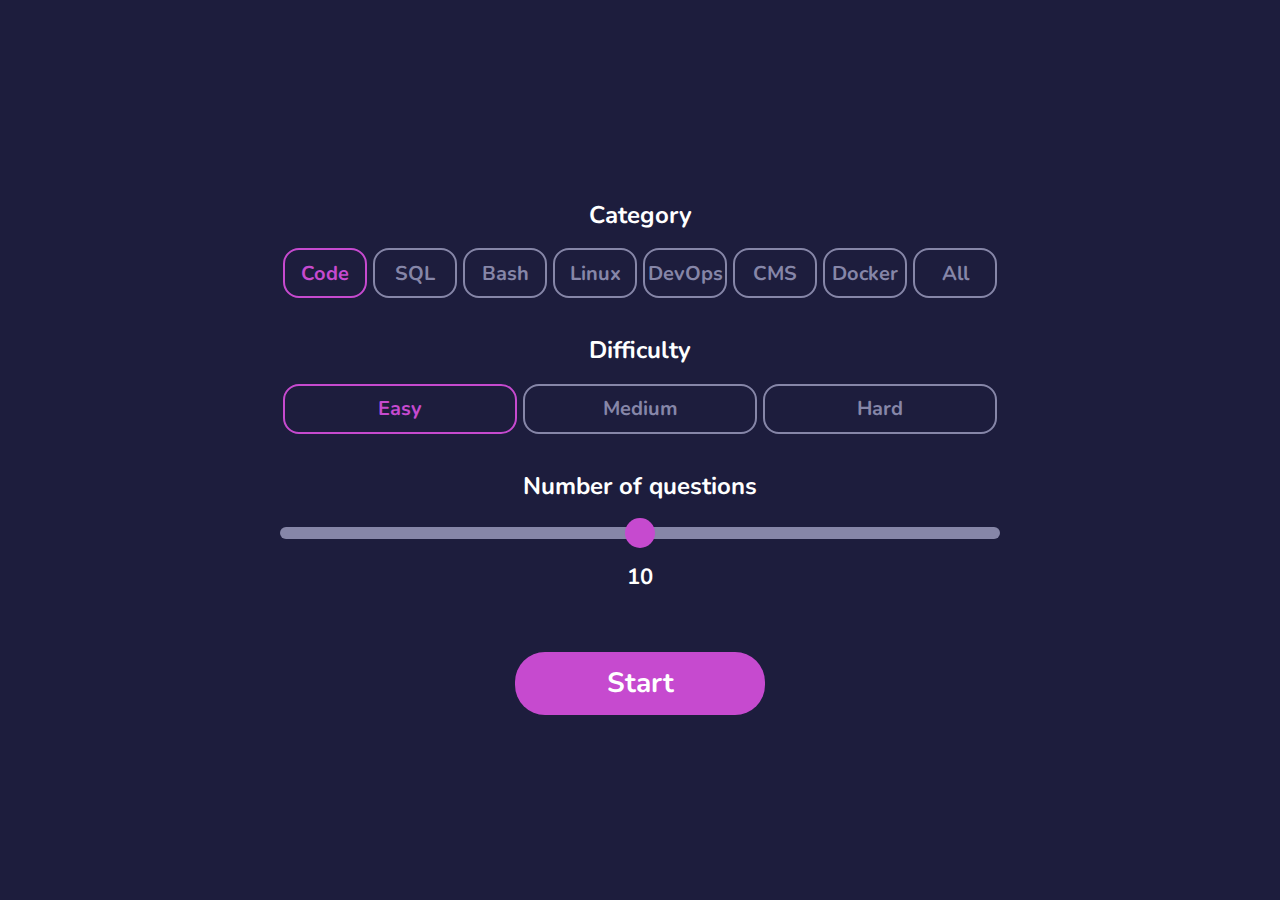
<file: index.html>
<!DOCTYPE html>
<html lang="en">

<head>
  <meta charset="UTF-8">
  <meta name="viewport" content="width=device-width, initial-scale=1.0">
  <link rel="stylesheet" href="./src/styles/styles.css">
  <title></title>
</head>

<body>
  <div id="app">
    <div id="loader" class="hide"></div>
    <div class="categories_container">
      <h1>Category</h1>
      <div class="select_container">
        <div class="radio">
          <input class="radio-category" type="radio" name="category" value="code" id="code" checked>
          <label for="code">Code</label>
        </div>

        <div class="radio">
          <input class="radio-category" type="radio" name="category" value="sql" id="sql">
          <label for="sql">SQL</label>
        </div>

        <div class="radio">
          <input class="radio-category" type="radio" name="category" value="bash" id="bash">
          <label for="bash">Bash</label>
        </div>

        <div class="radio">
          <input class="radio-category" type="radio" name="category" value="linux" id="linux">
          <label for="linux">Linux</label>
        </div>

        <div class="radio">
          <input class="radio-category" type="radio" name="category" value="devops" id="devops">
          <label for="devops">DevOps</label>
        </div>

        <div class="radio">
          <input class="radio-category" type="radio" name="category" value="cms" id="cms">
          <label for="cms">CMS</label>
        </div>

        <div class="radio">
          <input class="radio-category" type="radio" name="category" value="docker" id="docker">
          <label for="docker">Docker</label>
        </div>

        <div class="radio">
          <input class="radio-category" type="radio" name="category" value="" id="all">
          <label for="all">All</label>
        </div>

      </div>
    </div>




    <div class="difficulties_container">
      <h1>Difficulty</h1>
      <div class="select_container">
        <div class="radio">
          <input class="radio-difficulty" type="radio" name="difficulty" value="easy" id="easy" checked>
          <label for="easy">Easy</label>
        </div>
        <div class="radio">
          <input class="radio-difficulty" type="radio" name="difficulty" value="medium" id="medium">
          <label for="medium">Medium</label>
        </div>
        <div class="radio">
          <input class="radio-difficulty" type="radio" name="difficulty" value="hard" id="hard">
          <label for="hard">Hard</label>
        </div>
      </div>
    </div>


    <div class="amount_container">
      <h1>Number of questions</h1>
      <div class="amount_of_questions">
        <input type="range" name="amount" id="amount" min="5" max="15" oninput="rangeValue.innerText = this.value">
        <p id="rangeValue">10</p>
      </div>
    </div>


    <div class="button">
      <button id="play-button">Start</button>
    </div>





  </div>
  <script type="module" src="./src/app.js"></script>
</body>

</html>
</file>
<file: src/styles/styles.css>
/* Import Vendor
   ------------------------------------------------------------------------- */
   @import './normalize.css';

/* Import App Styles
   ------------------------------------------------------------------------- */
   @import './variables.css';
   @import './app.css';
</file>
